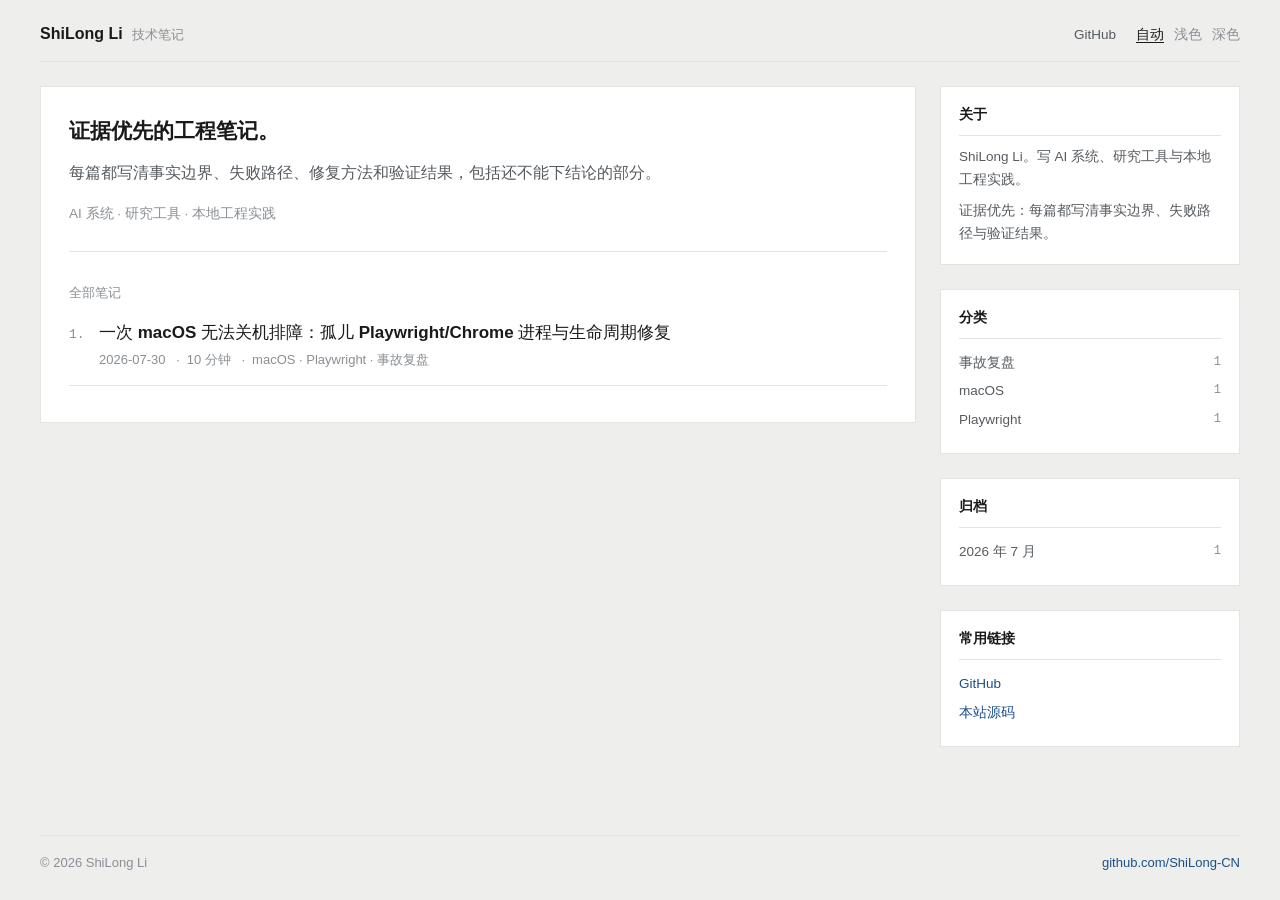
<file: index.html>
<!doctype html>
<html lang="zh-CN">
<head>
  <meta charset="utf-8">
  <meta name="viewport" content="width=device-width, initial-scale=1">
  <title>ShiLong Li · 技术笔记</title>
  <meta name="description" content="关于 AI 系统、研究工具与工程排障的可复现技术笔记。">
  <meta name="theme-color" content="#fdfdfd">
  <script>
    (() => {
      const root = document.documentElement;
      let choice = 'system';
      try {
        const stored = localStorage.getItem('shilong-theme');
        if (stored === 'system' || stored === 'light' || stored === 'dark') choice = stored;
      } catch {}
      root.dataset.themeChoice = choice;
      if (choice === 'light' || choice === 'dark') root.dataset.theme = choice;
      const dark = choice === 'dark' || (choice === 'system' && matchMedia('(prefers-color-scheme: dark)').matches);
      root.style.colorScheme = dark ? 'dark' : 'light';
      document.querySelector('meta[name="theme-color"]').content = dark ? '#0f1113' : '#fdfdfd';
    })();
  </script>
  <link rel="icon" href="./assets/favicon.svg" type="image/svg+xml">
  <link rel="canonical" href="https://shilong-cn.github.io/">
  <meta property="og:type" content="website">
  <meta property="og:title" content="ShiLong Li · 技术笔记">
  <meta property="og:description" content="关于 AI 系统、研究工具与工程排障的可复现技术笔记。">
  <meta property="og:url" content="https://shilong-cn.github.io/">
  <meta property="og:image" content="https://shilong-cn.github.io/assets/macos-shutdown-playwright-chrome.png">
  <meta property="og:image:width" content="1672">
  <meta property="og:image:height" content="941">
  <meta property="og:image:alt" content="一条进程流被孤立节点中断后重新连接的抽象插画">
  <meta name="twitter:card" content="summary">
  <meta name="twitter:image" content="https://shilong-cn.github.io/assets/macos-shutdown-playwright-chrome.png">
  <link rel="stylesheet" href="./assets/styles.css">
  <script src="./assets/theme.js" defer></script>
</head>
<body>
  <a class="skip-link" href="#notes">跳到笔记列表</a>
  <header class="site-header">
    <a class="brand" href="./" aria-current="page">ShiLong Li<span>技术笔记</span></a>
    <div class="header-actions">
      <nav class="site-nav" aria-label="主导航">
        <a href="https://github.com/ShiLong-CN" rel="me">GitHub</a>
      </nav>
      <div class="theme-switcher" role="group" aria-label="显示主题">
        <button type="button" data-theme-value="system" aria-pressed="true">自动</button>
        <button type="button" data-theme-value="light" aria-pressed="false">浅色</button>
        <button type="button" data-theme-value="dark" aria-pressed="false">深色</button>
      </div>
    </div>
  </header>

  <main class="shell">
    <div class="layout">
    <div class="card">
    <section class="intro" aria-label="站点说明">
      <p class="intro-thesis">证据优先的工程笔记。</p>
      <p>每篇都写清事实边界、失败路径、修复方法和验证结果，包括还不能下结论的部分。</p>
      <p class="intro-topics">AI 系统 · 研究工具 · 本地工程实践</p>
    </section>

    <h2 id="notes" class="section-label">全部笔记</h2>
    <ol class="post-list">
      <li class="post-item">
        <h3><a href="./posts/macos-shutdown-playwright-chrome/">一次 macOS 无法关机排障：孤儿 Playwright/Chrome 进程与生命周期修复</a></h3>
        <p class="post-meta">
          <time datetime="2026-07-30">2026-07-30</time>
          <span>10 分钟</span>
          <span class="topic">macOS · Playwright · 事故复盘</span>
        </p>
      </li>
    </ol>
    </div>

    <aside class="sidebar">
      <div class="side-sticky">
      <section class="side-mod">
        <h2>关于</h2>
        <p>ShiLong Li。写 AI 系统、研究工具与本地工程实践。</p>
        <p>证据优先：每篇都写清事实边界、失败路径与验证结果。</p>
      </section>

      <section class="side-mod">
        <h2>分类</h2>
        <ul>
          <li><span>事故复盘</span><span class="count">1</span></li>
          <li><span>macOS</span><span class="count">1</span></li>
          <li><span>Playwright</span><span class="count">1</span></li>
        </ul>
      </section>

      <section class="side-mod">
        <h2>归档</h2>
        <ul>
          <li><span>2026 年 7 月</span><span class="count">1</span></li>
        </ul>
      </section>

      <section class="side-mod">
        <h2>常用链接</h2>
        <ul>
          <li><a href="https://github.com/ShiLong-CN">GitHub</a></li>
          <li><a href="https://github.com/ShiLong-CN/ShiLong-CN.github.io">本站源码</a></li>
        </ul>
      </section>
      </div>
    </aside>
    </div>
  </main>

  <footer class="site-footer">
    <p>© 2026 ShiLong Li</p>
    <p><a href="https://github.com/ShiLong-CN">github.com/ShiLong-CN</a></p>
  </footer>
</body>
</html>
</file>
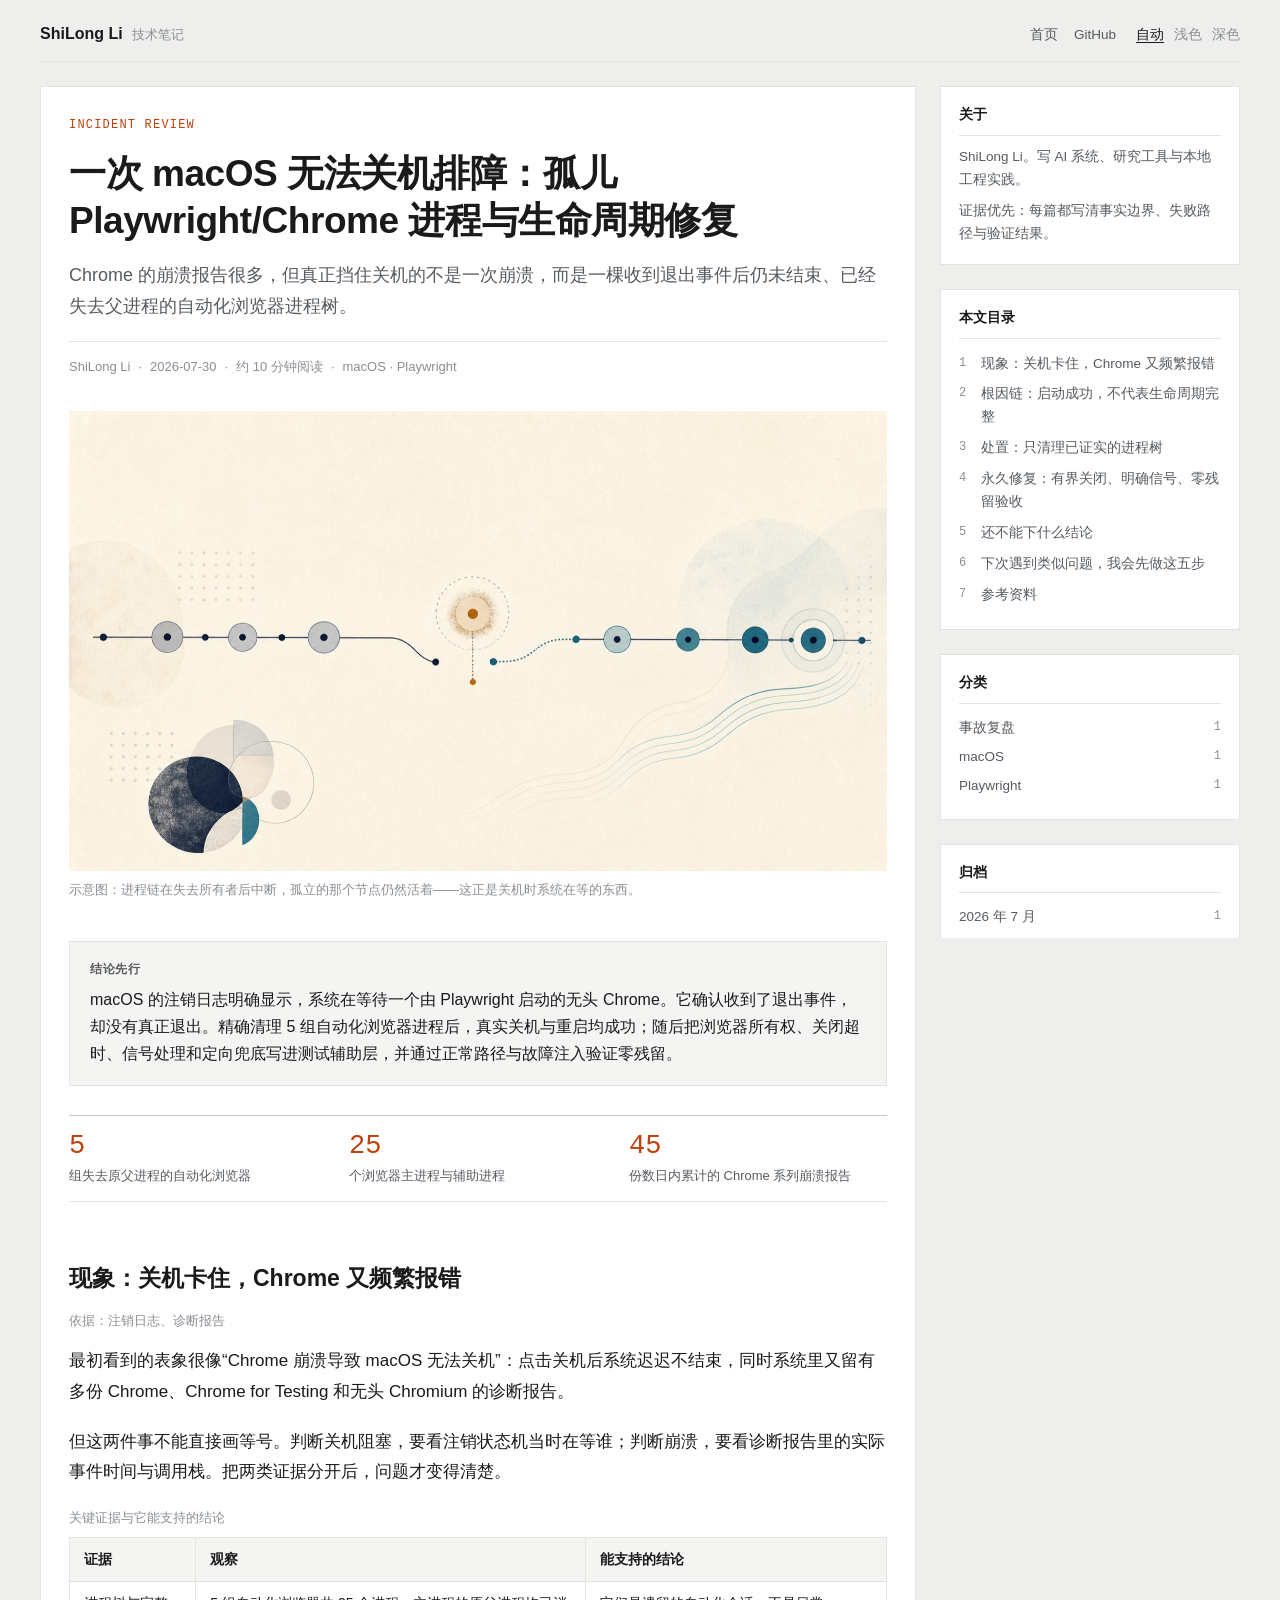
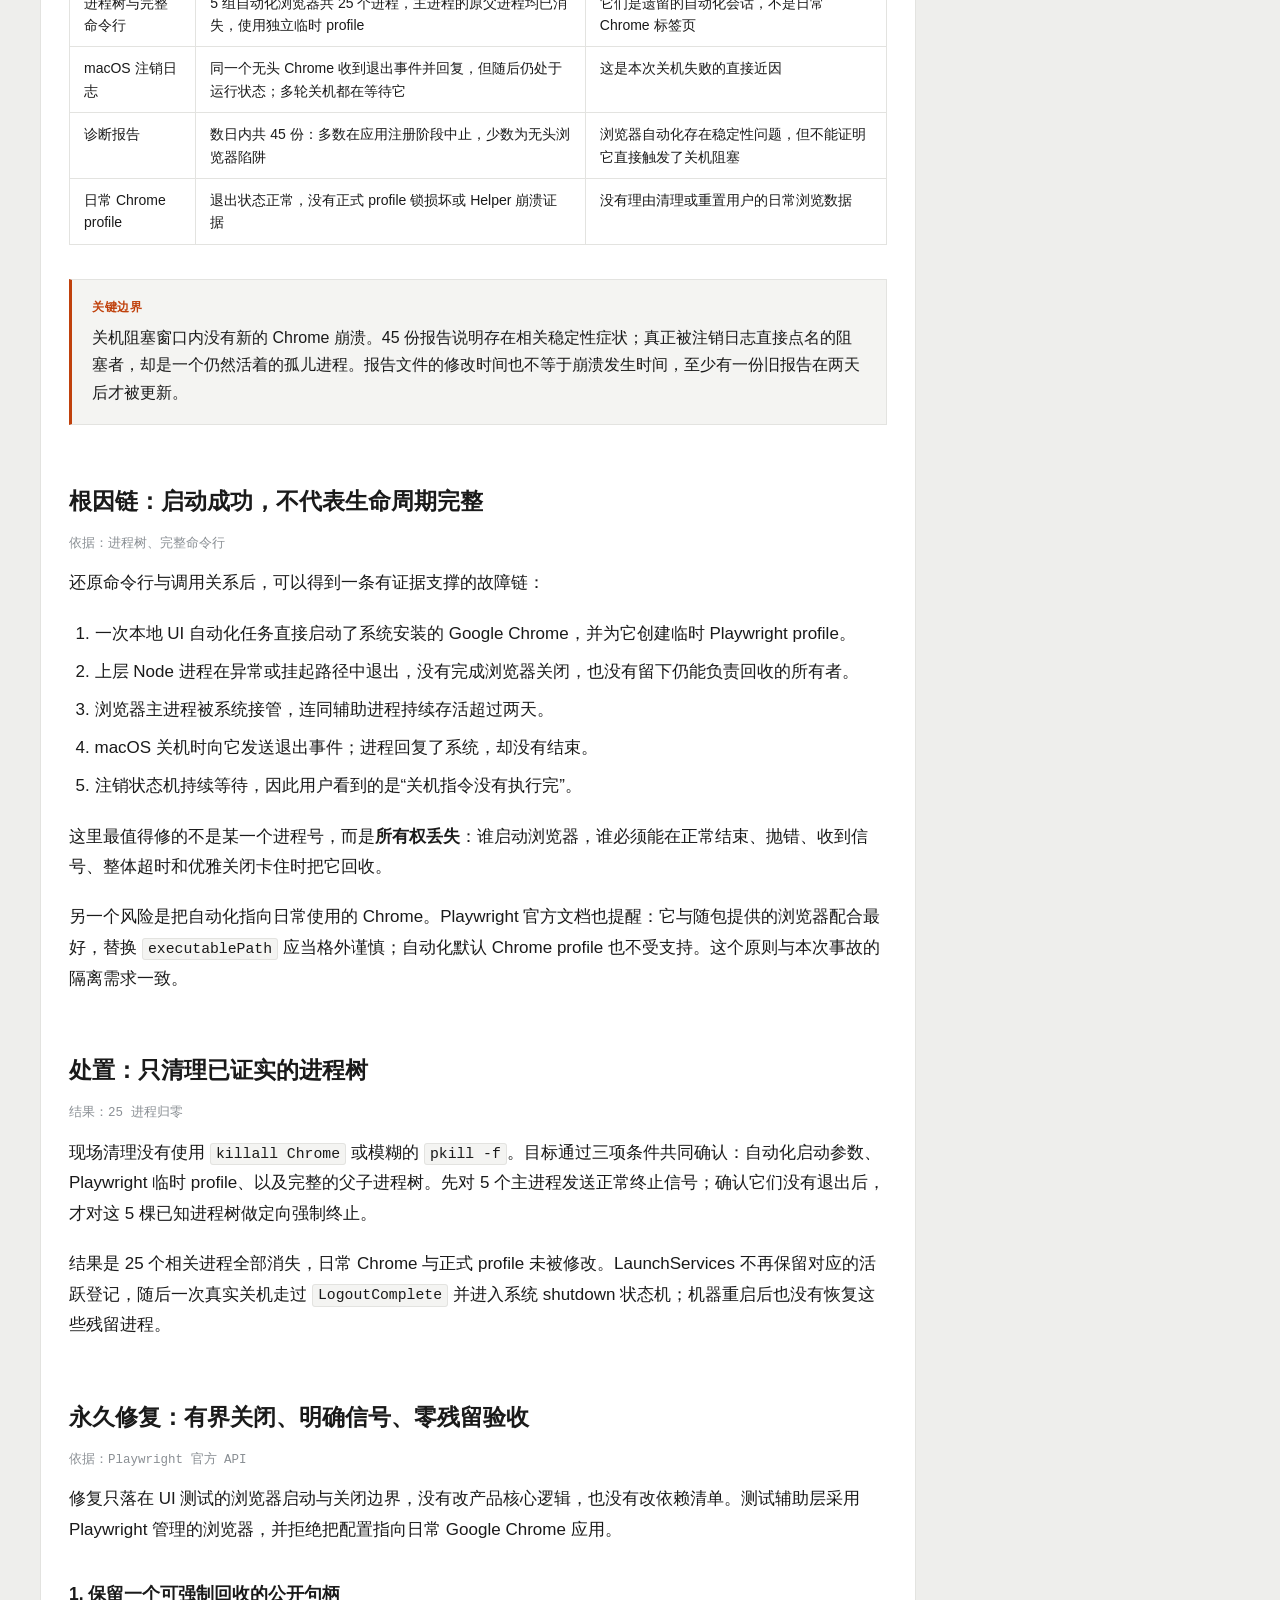
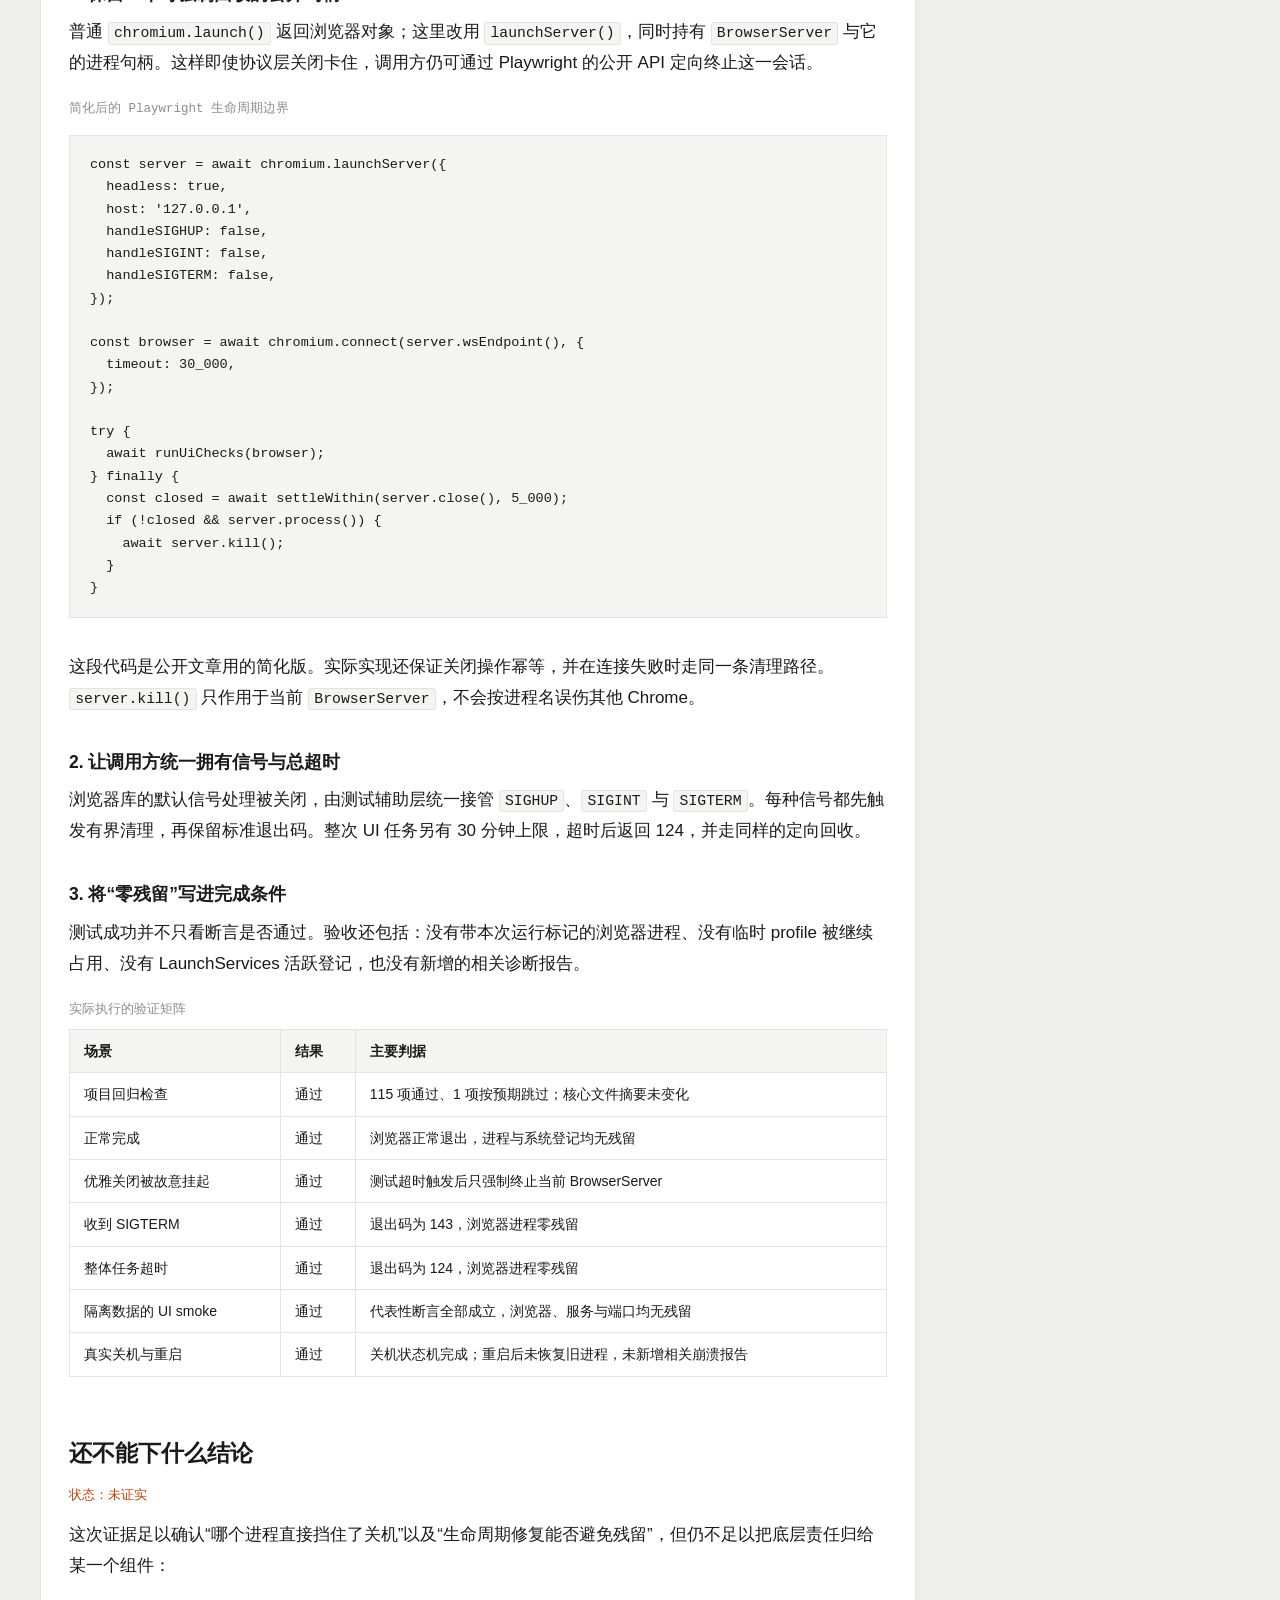
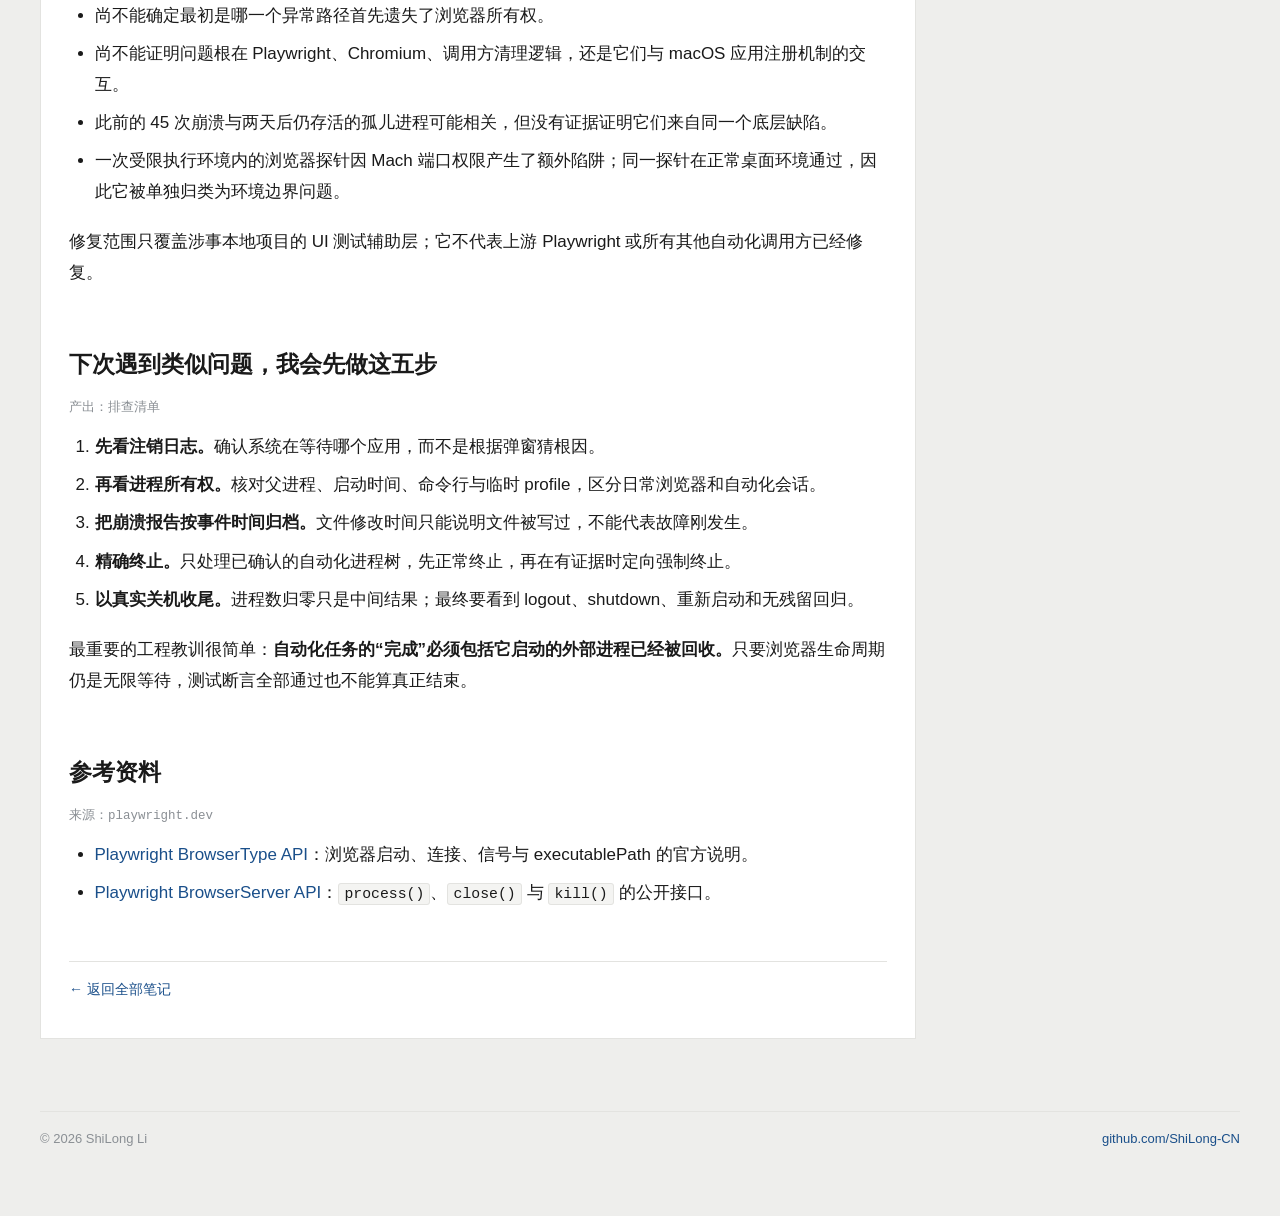
<file: posts/macos-shutdown-playwright-chrome/index.html>
<!doctype html>
<html lang="zh-CN">
<head>
  <meta charset="utf-8">
  <meta name="viewport" content="width=device-width, initial-scale=1">
  <title>一次 macOS 无法关机排障：孤儿 Playwright/Chrome 进程与生命周期修复</title>
  <meta name="description" content="从注销日志、崩溃报告和进程树出发，定位阻塞 macOS 关机的孤儿 Playwright/Chrome 进程，并用有界关闭与故障注入完成修复。">
  <meta name="theme-color" content="#fdfdfd">
  <script>
    (() => {
      const root = document.documentElement;
      let choice = 'system';
      try {
        const stored = localStorage.getItem('shilong-theme');
        if (stored === 'system' || stored === 'light' || stored === 'dark') choice = stored;
      } catch {}
      root.dataset.themeChoice = choice;
      if (choice === 'light' || choice === 'dark') root.dataset.theme = choice;
      const dark = choice === 'dark' || (choice === 'system' && matchMedia('(prefers-color-scheme: dark)').matches);
      root.style.colorScheme = dark ? 'dark' : 'light';
      document.querySelector('meta[name="theme-color"]').content = dark ? '#0f1113' : '#fdfdfd';
    })();
  </script>
  <link rel="icon" href="../../assets/favicon.svg" type="image/svg+xml">
  <link rel="canonical" href="https://shilong-cn.github.io/posts/macos-shutdown-playwright-chrome/">
  <meta property="og:type" content="article">
  <meta property="og:title" content="一次 macOS 无法关机排障：孤儿 Playwright/Chrome 进程与生命周期修复">
  <meta property="og:description" content="区分浏览器崩溃与仍在存活的关机阻塞进程，再用可复现的故障注入验证生命周期修复。">
  <meta property="og:url" content="https://shilong-cn.github.io/posts/macos-shutdown-playwright-chrome/">
  <meta property="og:image" content="https://shilong-cn.github.io/assets/macos-shutdown-playwright-chrome.png">
  <meta property="og:image:width" content="1672">
  <meta property="og:image:height" content="941">
  <meta property="og:image:alt" content="一条进程流被孤立节点中断后重新连接的抽象插画">
  <meta property="article:published_time" content="2026-07-30">
  <meta property="article:author" content="ShiLong Li">
  <meta name="twitter:card" content="summary">
  <meta name="twitter:image" content="https://shilong-cn.github.io/assets/macos-shutdown-playwright-chrome.png">
  <link rel="stylesheet" href="../../assets/styles.css">
  <script type="application/ld+json">
  {
    "@context": "https://schema.org",
    "@type": "BlogPosting",
    "headline": "一次 macOS 无法关机排障：孤儿 Playwright/Chrome 进程与生命周期修复",
    "description": "从注销日志、崩溃报告和进程树出发，定位阻塞 macOS 关机的孤儿 Playwright/Chrome 进程，并用有界关闭与故障注入完成修复。",
    "datePublished": "2026-07-30",
    "dateModified": "2026-07-30",
    "author": {
      "@type": "Person",
      "name": "ShiLong Li",
      "url": "https://github.com/ShiLong-CN"
    },
    "mainEntityOfPage": "https://shilong-cn.github.io/posts/macos-shutdown-playwright-chrome/"
  }
  </script>
  <script src="../../assets/theme.js" defer></script>
</head>
<body>
  <a class="skip-link" href="#article">跳到正文</a>
  <header class="site-header">
    <a class="brand" href="../../">ShiLong Li<span>技术笔记</span></a>
    <div class="header-actions">
      <nav class="site-nav" aria-label="主导航">
        <a href="../../">首页</a>
        <a href="https://github.com/ShiLong-CN" rel="me">GitHub</a>
      </nav>
      <div class="theme-switcher" role="group" aria-label="显示主题">
        <button type="button" data-theme-value="system" aria-pressed="true">自动</button>
        <button type="button" data-theme-value="light" aria-pressed="false">浅色</button>
        <button type="button" data-theme-value="dark" aria-pressed="false">深色</button>
      </div>
    </div>
  </header>

  <main id="article" class="article-shell">
    <div class="layout">
    <div class="card">
    <article>
      <header class="article-header">
        <p class="eyebrow">Incident review</p>
        <h1>一次 macOS 无法关机排障：孤儿 Playwright/Chrome 进程与生命周期修复</h1>
        <p class="article-deck">Chrome 的崩溃报告很多，但真正挡住关机的不是一次崩溃，而是一棵收到退出事件后仍未结束、已经失去父进程的自动化浏览器进程树。</p>
        <div class="article-meta">
          <span>ShiLong Li</span>
          <time datetime="2026-07-30">2026-07-30</time>
          <span>约 10 分钟阅读</span>
          <span>macOS · Playwright</span>
        </div>

        <figure class="article-figure">
          <img src="../../assets/macos-shutdown-playwright-chrome-hero.jpg" width="1600" height="900" alt="抽象插画：一条由圆点串成的进程链在中途断开，一个孤立的橙色节点仍在原地发光，右侧链路重新连成完整的一条。">
          <figcaption>示意图：进程链在失去所有者后中断，孤立的那个节点仍然活着——这正是关机时系统在等的东西。</figcaption>
        </figure>
      </header>

      <div class="article-body">
        <aside class="note" aria-label="结论摘要">
          <b class="note-label">结论先行</b>
          macOS 的注销日志明确显示，系统在等待一个由 Playwright 启动的无头 Chrome。它确认收到了退出事件，却没有真正退出。精确清理 5 组自动化浏览器进程后，真实关机与重启均成功；随后把浏览器所有权、关闭超时、信号处理和定向兜底写进测试辅助层，并通过正常路径与故障注入验证零残留。
        </aside>

        <div class="evidence-strip" aria-label="关键数字">
          <div class="metric"><b>5</b><span>组失去原父进程的自动化浏览器</span></div>
          <div class="metric"><b>25</b><span>个浏览器主进程与辅助进程</span></div>
          <div class="metric"><b>45</b><span>份数日内累计的 Chrome 系列崩溃报告</span></div>
        </div>

        <h2 id="symptom">现象：关机卡住，Chrome 又频繁报错</h2>

        <p class="section-basis">依据：注销日志、诊断报告</p>

        <p>最初看到的表象很像“Chrome 崩溃导致 macOS 无法关机”：点击关机后系统迟迟不结束，同时系统里又留有多份 Chrome、Chrome for Testing 和无头 Chromium 的诊断报告。</p>

        <p>但这两件事不能直接画等号。判断关机阻塞，要看注销状态机当时在等谁；判断崩溃，要看诊断报告里的实际事件时间与调用栈。把两类证据分开后，问题才变得清楚。</p>

        <div class="table-wrap bleed" role="region" aria-label="关键证据表" tabindex="0">
          <table>
            <caption>关键证据与它能支持的结论</caption>
            <thead>
              <tr>
                <th scope="col">证据</th>
                <th scope="col">观察</th>
                <th scope="col">能支持的结论</th>
              </tr>
            </thead>
            <tbody>
              <tr>
                <td>进程树与完整命令行</td>
                <td>5 组自动化浏览器共 25 个进程，主进程的原父进程均已消失，使用独立临时 profile</td>
                <td>它们是遗留的自动化会话，不是日常 Chrome 标签页</td>
              </tr>
              <tr>
                <td>macOS 注销日志</td>
                <td>同一个无头 Chrome 收到退出事件并回复，但随后仍处于运行状态；多轮关机都在等待它</td>
                <td>这是本次关机失败的直接近因</td>
              </tr>
              <tr>
                <td>诊断报告</td>
                <td>数日内共 45 份：多数在应用注册阶段中止，少数为无头浏览器陷阱</td>
                <td>浏览器自动化存在稳定性问题，但不能证明它直接触发了关机阻塞</td>
              </tr>
              <tr>
                <td>日常 Chrome profile</td>
                <td>退出状态正常，没有正式 profile 锁损坏或 Helper 崩溃证据</td>
                <td>没有理由清理或重置用户的日常浏览数据</td>
              </tr>
            </tbody>
          </table>
        </div>

        <aside class="note note-open" aria-label="因果边界">
          <b class="note-label">关键边界</b>
          关机阻塞窗口内没有新的 Chrome 崩溃。45 份报告说明存在相关稳定性症状；真正被注销日志直接点名的阻塞者，却是一个仍然活着的孤儿进程。报告文件的修改时间也不等于崩溃发生时间，至少有一份旧报告在两天后才被更新。
        </aside>

        <h2 id="chain">根因链：启动成功，不代表生命周期完整</h2>

        <p class="section-basis">依据：进程树、完整命令行</p>

        <p>还原命令行与调用关系后，可以得到一条有证据支撑的故障链：</p>

        <ol>
          <li>一次本地 UI 自动化任务直接启动了系统安装的 Google Chrome，并为它创建临时 Playwright profile。</li>
          <li>上层 Node 进程在异常或挂起路径中退出，没有完成浏览器关闭，也没有留下仍能负责回收的所有者。</li>
          <li>浏览器主进程被系统接管，连同辅助进程持续存活超过两天。</li>
          <li>macOS 关机时向它发送退出事件；进程回复了系统，却没有结束。</li>
          <li>注销状态机持续等待，因此用户看到的是“关机指令没有执行完”。</li>
        </ol>

        <p>这里最值得修的不是某一个进程号，而是<strong>所有权丢失</strong>：谁启动浏览器，谁必须能在正常结束、抛错、收到信号、整体超时和优雅关闭卡住时把它回收。</p>

        <p>另一个风险是把自动化指向日常使用的 Chrome。Playwright 官方文档也提醒：它与随包提供的浏览器配合最好，替换 <code>executablePath</code> 应当格外谨慎；自动化默认 Chrome profile 也不受支持。这个原则与本次事故的隔离需求一致。</p>

        <h2 id="cleanup">处置：只清理已证实的进程树</h2>

        <p class="section-basis">结果：25 进程归零</p>

        <p>现场清理没有使用 <code>killall Chrome</code> 或模糊的 <code>pkill -f</code>。目标通过三项条件共同确认：自动化启动参数、Playwright 临时 profile、以及完整的父子进程树。先对 5 个主进程发送正常终止信号；确认它们没有退出后，才对这 5 棵已知进程树做定向强制终止。</p>

        <p>结果是 25 个相关进程全部消失，日常 Chrome 与正式 profile 未被修改。LaunchServices 不再保留对应的活跃登记，随后一次真实关机走过 <code>LogoutComplete</code> 并进入系统 shutdown 状态机；机器重启后也没有恢复这些残留进程。</p>

        <h2 id="fix">永久修复：有界关闭、明确信号、零残留验收</h2>

        <p class="section-basis">依据：Playwright 官方 API</p>

        <p>修复只落在 UI 测试的浏览器启动与关闭边界，没有改产品核心逻辑，也没有改依赖清单。测试辅助层采用 Playwright 管理的浏览器，并拒绝把配置指向日常 Google Chrome 应用。</p>

        <h3>1. 保留一个可强制回收的公开句柄</h3>

        <p>普通 <code>chromium.launch()</code> 返回浏览器对象；这里改用 <code>launchServer()</code>，同时持有 <code>BrowserServer</code> 与它的进程句柄。这样即使协议层关闭卡住，调用方仍可通过 Playwright 的公开 API 定向终止这一会话。</p>

        <div class="code-block">
          <p class="code-label">简化后的 Playwright 生命周期边界</p>
          <pre tabindex="0"><code>const server = await chromium.launchServer({
  headless: true,
  host: '127.0.0.1',
  handleSIGHUP: false,
  handleSIGINT: false,
  handleSIGTERM: false,
});

const browser = await chromium.connect(server.wsEndpoint(), {
  timeout: 30_000,
});

try {
  await runUiChecks(browser);
} finally {
  const closed = await settleWithin(server.close(), 5_000);
  if (!closed &amp;&amp; server.process()) {
    await server.kill();
  }
}</code></pre>
        </div>

        <p>这段代码是公开文章用的简化版。实际实现还保证关闭操作幂等，并在连接失败时走同一条清理路径。<code>server.kill()</code> 只作用于当前 <code>BrowserServer</code>，不会按进程名误伤其他 Chrome。</p>

        <h3>2. 让调用方统一拥有信号与总超时</h3>

        <p>浏览器库的默认信号处理被关闭，由测试辅助层统一接管 <code>SIGHUP</code>、<code>SIGINT</code> 与 <code>SIGTERM</code>。每种信号都先触发有界清理，再保留标准退出码。整次 UI 任务另有 30 分钟上限，超时后返回 124，并走同样的定向回收。</p>

        <h3>3. 将“零残留”写进完成条件</h3>

        <p>测试成功并不只看断言是否通过。验收还包括：没有带本次运行标记的浏览器进程、没有临时 profile 被继续占用、没有 LaunchServices 活跃登记，也没有新增的相关诊断报告。</p>

        <div class="table-wrap bleed" role="region" aria-label="修复验证矩阵" tabindex="0">
          <table>
            <caption>实际执行的验证矩阵</caption>
            <thead>
              <tr>
                <th scope="col">场景</th>
                <th scope="col">结果</th>
                <th scope="col">主要判据</th>
              </tr>
            </thead>
            <tbody>
              <tr>
                <td>项目回归检查</td>
                <td>通过</td>
                <td>115 项通过、1 项按预期跳过；核心文件摘要未变化</td>
              </tr>
              <tr>
                <td>正常完成</td>
                <td>通过</td>
                <td>浏览器正常退出，进程与系统登记均无残留</td>
              </tr>
              <tr>
                <td>优雅关闭被故意挂起</td>
                <td>通过</td>
                <td>测试超时触发后只强制终止当前 BrowserServer</td>
              </tr>
              <tr>
                <td>收到 SIGTERM</td>
                <td>通过</td>
                <td>退出码为 143，浏览器进程零残留</td>
              </tr>
              <tr>
                <td>整体任务超时</td>
                <td>通过</td>
                <td>退出码为 124，浏览器进程零残留</td>
              </tr>
              <tr>
                <td>隔离数据的 UI smoke</td>
                <td>通过</td>
                <td>代表性断言全部成立，浏览器、服务与端口均无残留</td>
              </tr>
              <tr>
                <td>真实关机与重启</td>
                <td>通过</td>
                <td>关机状态机完成；重启后未恢复旧进程，未新增相关崩溃报告</td>
              </tr>
            </tbody>
          </table>
        </div>

        <h2 id="limits">还不能下什么结论</h2>

        <p class="section-basis is-open">状态：未证实</p>

        <p>这次证据足以确认“哪个进程直接挡住了关机”以及“生命周期修复能否避免残留”，但仍不足以把底层责任归给某一个组件：</p>

        <ul>
          <li>尚不能确定最初是哪一个异常路径首先遗失了浏览器所有权。</li>
          <li>尚不能证明问题根在 Playwright、Chromium、调用方清理逻辑，还是它们与 macOS 应用注册机制的交互。</li>
          <li>此前的 45 次崩溃与两天后仍存活的孤儿进程可能相关，但没有证据证明它们来自同一个底层缺陷。</li>
          <li>一次受限执行环境内的浏览器探针因 Mach 端口权限产生了额外陷阱；同一探针在正常桌面环境通过，因此它被单独归类为环境边界问题。</li>
        </ul>

        <p>修复范围只覆盖涉事本地项目的 UI 测试辅助层；它不代表上游 Playwright 或所有其他自动化调用方已经修复。</p>

        <h2 id="checklist">下次遇到类似问题，我会先做这五步</h2>

        <p class="section-basis">产出：排查清单</p>

        <ol>
          <li><strong>先看注销日志。</strong>确认系统在等待哪个应用，而不是根据弹窗猜根因。</li>
          <li><strong>再看进程所有权。</strong>核对父进程、启动时间、命令行与临时 profile，区分日常浏览器和自动化会话。</li>
          <li><strong>把崩溃报告按事件时间归档。</strong>文件修改时间只能说明文件被写过，不能代表故障刚发生。</li>
          <li><strong>精确终止。</strong>只处理已确认的自动化进程树，先正常终止，再在有证据时定向强制终止。</li>
          <li><strong>以真实关机收尾。</strong>进程数归零只是中间结果；最终要看到 logout、shutdown、重新启动和无残留回归。</li>
        </ol>

        <p>最重要的工程教训很简单：<strong>自动化任务的“完成”必须包括它启动的外部进程已经被回收。</strong>只要浏览器生命周期仍是无限等待，测试断言全部通过也不能算真正结束。</p>

        <h2 id="references">参考资料</h2>

        <p class="section-basis">来源：playwright.dev</p>

        <ul>
          <li><a href="https://playwright.dev/docs/api/class-browsertype">Playwright BrowserType API</a>：浏览器启动、连接、信号与 executablePath 的官方说明。</li>
          <li><a href="https://playwright.dev/docs/api/class-browserserver">Playwright BrowserServer API</a>：<code>process()</code>、<code>close()</code> 与 <code>kill()</code> 的公开接口。</li>
        </ul>
      </div>

      <nav class="article-nav" aria-label="文章导航">
        <a href="../../">← 返回全部笔记</a>
      </nav>
    </article>
    </div>

    <aside class="sidebar">
      <div class="side-sticky">
      <section class="side-mod">
        <h2>关于</h2>
        <p>ShiLong Li。写 AI 系统、研究工具与本地工程实践。</p>
        <p>证据优先：每篇都写清事实边界、失败路径与验证结果。</p>
      </section>

      <nav class="side-mod side-toc" aria-label="本文目录">
        <h2>本文目录</h2>
        <ol>
          <li><a href="#symptom">现象：关机卡住，Chrome 又频繁报错</a></li>
          <li><a href="#chain">根因链：启动成功，不代表生命周期完整</a></li>
          <li><a href="#cleanup">处置：只清理已证实的进程树</a></li>
          <li><a href="#fix">永久修复：有界关闭、明确信号、零残留验收</a></li>
          <li><a href="#limits">还不能下什么结论</a></li>
          <li><a href="#checklist">下次遇到类似问题，我会先做这五步</a></li>
          <li><a href="#references">参考资料</a></li>
        </ol>
      </nav>

      <section class="side-mod">
        <h2>分类</h2>
        <ul>
          <li><span>事故复盘</span><span class="count">1</span></li>
          <li><span>macOS</span><span class="count">1</span></li>
          <li><span>Playwright</span><span class="count">1</span></li>
        </ul>
      </section>

      <section class="side-mod">
        <h2>归档</h2>
        <ul>
          <li><span>2026 年 7 月</span><span class="count">1</span></li>
        </ul>
      </section>

      <section class="side-mod">
        <h2>常用链接</h2>
        <ul>
          <li><a href="https://github.com/ShiLong-CN">GitHub</a></li>
          <li><a href="https://github.com/ShiLong-CN/ShiLong-CN.github.io">本站源码</a></li>
        </ul>
      </section>
      </div>
    </aside>
    </div>
  </main>

  <footer class="site-footer">
    <p>© 2026 ShiLong Li</p>
    <p><a href="https://github.com/ShiLong-CN">github.com/ShiLong-CN</a></p>
  </footer>
</body>
</html>
</file>
<file: assets/styles.css>
/* ==========================================================================
   ShiLong Li · Technical Notes
   One centred column. No ornament. Tables, code and figures carry the weight.
   ========================================================================== */

:root {
  color-scheme: light;

  --page: #eeeeec;
  --paper: #ffffff;
  --surface: #f4f4f2;
  --ink: #1a1a1a;
  --ink-2: #565b60;
  --ink-3: #8a8f94;
  --rule: #e3e3e0;
  --rule-strong: #c7c7c3;
  --link: #1a4f8a;
  --ember: #c0410c;
  --selection: #dbe6f3;

  /* Frame 1200 = card 876 + gap 24 + sidebar 300. Card padding 28 leaves an
     820px measure, which is where cnblogs lands too (measured 818). */
  --frame: 1200px;
  --side: 300px;
  --gap: 24px;
  --pad: 28px;
  --measure: 820px;

  --sans: -apple-system, BlinkMacSystemFont, "Segoe UI", "PingFang SC",
    "Hiragino Sans GB", "Microsoft YaHei", Roboto, "Helvetica Neue", Arial,
    sans-serif;
  --mono: ui-monospace, SFMono-Regular, "SF Mono", Menlo, Consolas,
    "Liberation Mono", monospace;
}

:root[data-theme="dark"] {
  color-scheme: dark;

  --page: #0b0d0f;
  --paper: #131619;
  --surface: #1c2024;
  --ink: #e6e6e3;
  --ink-2: #9aa0a6;
  --ink-3: #71777d;
  --rule: #26292d;
  --rule-strong: #3a3e43;
  --link: #6ba4e8;
  --ember: #e07a45;
  --selection: #23384f;
}

@media (prefers-color-scheme: dark) {
  :root:not([data-theme]) {
    color-scheme: dark;

    --page: #0b0d0f;
    --paper: #131619;
    --surface: #1c2024;
    --ink: #e6e6e3;
    --ink-2: #9aa0a6;
    --ink-3: #71777d;
    --rule: #26292d;
    --rule-strong: #3a3e43;
    --link: #6ba4e8;
    --ember: #e07a45;
    --selection: #23384f;
  }
}

*,
*::before,
*::after {
  box-sizing: border-box;
}

html {
  background: var(--page);
  scroll-behavior: smooth;
}

body {
  min-height: 100vh;
  margin: 0;
  display: flex;
  flex-direction: column;
  background: var(--page);
  color: var(--ink);
  font-family: var(--sans);
  font-size: 16px;
  line-height: 1.7;
  -webkit-font-smoothing: antialiased;
  overflow-wrap: break-word;
}

::selection {
  background: var(--selection);
}

main {
  flex: 1;
}

a {
  color: var(--link);
  text-decoration: none;
}

a:hover {
  text-decoration: underline;
  text-underline-offset: 2px;
}

:focus-visible {
  outline: 2px solid var(--link);
  outline-offset: 3px;
}

.skip-link {
  position: fixed;
  top: 10px;
  left: 10px;
  z-index: 10;
  padding: 7px 11px;
  background: var(--paper);
  border: 1px solid var(--ink);
  color: var(--ink);
  font-size: 13px;
  transform: translateY(-180%);
}

.skip-link:focus {
  transform: translateY(0);
}

/* --- shell -------------------------------------------------------------- */

.site-header,
.site-footer,
.shell,
.article-shell {
  width: min(calc(100% - 48px), var(--frame));
  margin-right: auto;
  margin-left: auto;
}

.site-header {
  display: flex;
  align-items: baseline;
  justify-content: space-between;
  gap: 12px 24px;
  flex-wrap: wrap;
  padding: 20px 0 14px;
  border-bottom: 1px solid var(--rule);
}

.brand {
  color: var(--ink);
  font-size: 16px;
  font-weight: 650;
}

.brand:hover {
  text-decoration: none;
}

.brand span {
  margin-left: 9px;
  color: var(--ink-3);
  font-size: 13px;
  font-weight: 400;
}

.header-actions {
  display: flex;
  align-items: baseline;
  gap: 20px;
}

.site-nav {
  display: flex;
  gap: 16px;
  font-size: 13.5px;
}

.site-nav a {
  color: var(--ink-2);
}

.site-nav a:hover {
  color: var(--link);
  text-decoration: none;
}

.theme-switcher {
  display: none;
}

[data-theme-enabled] .theme-switcher {
  display: inline-flex;
  gap: 10px;
}

.theme-switcher button {
  padding: 0;
  background: none;
  border: 0;
  color: var(--ink-3);
  cursor: pointer;
  font: inherit;
  font-size: 13.5px;
}

.theme-switcher button:hover {
  color: var(--ink-2);
}

.theme-switcher button[aria-pressed="true"] {
  color: var(--ink);
  text-decoration: underline;
  text-underline-offset: 3px;
}

/* --- index -------------------------------------------------------------- */

.shell,
.article-shell {
  margin-bottom: 40px;
}

/* --- card + sidebar ----------------------------------------------------- */

.layout {
  display: grid;
  grid-template-columns: minmax(0, 1fr) var(--side);
  gap: var(--gap);
  align-items: start;
  margin-top: 24px;
}

.card {
  min-width: 0;
  padding: var(--pad) var(--pad) 36px;
  background: var(--paper);
  border: 1px solid var(--rule);
}

/* Bounded, or a sidebar taller than the viewport strands its last module. */
.side-sticky {
  position: sticky;
  top: 24px;
  display: flex;
  flex-direction: column;
  gap: var(--gap);
  max-height: calc(100vh - 48px);
  overflow-y: auto;
  scrollbar-width: thin;
}

.side-mod {
  padding: 16px 18px 18px;
  background: var(--paper);
  border: 1px solid var(--rule);
  font-size: 13.5px;
  line-height: 1.7;
}

.side-mod h2 {
  margin: 0 0 10px;
  padding-bottom: 8px;
  border-bottom: 1px solid var(--rule);
  color: var(--ink);
  font-size: 14px;
  font-weight: 650;
}

.side-mod p {
  margin: 0 0 8px;
  color: var(--ink-2);
}

.side-mod p:last-child {
  margin-bottom: 0;
}

.side-mod ul,
.side-mod ol {
  margin: 0;
  padding: 0;
  list-style: none;
}

.side-mod li {
  display: flex;
  justify-content: space-between;
  gap: 10px;
  padding: 3px 0;
  color: var(--ink-2);
}

.side-mod li .count {
  color: var(--ink-3);
  font-family: var(--mono);
  font-size: 12px;
}

/* Sidebar table of contents: numbers come from the article's own order. */
.side-toc ol {
  counter-reset: toc;
}

.side-toc li {
  display: list-item;
  padding: 4px 0 4px 22px;
  position: relative;
  counter-increment: toc;
}

.side-toc li::before {
  content: counter(toc);
  position: absolute;
  left: 0;
  color: var(--ink-3);
  font-family: var(--mono);
  font-size: 12px;
}

.side-toc a {
  color: var(--ink-2);
}

.side-toc a:hover {
  color: var(--link);
}

.intro {
  padding: 0 0 26px;
  border-bottom: 1px solid var(--rule);
}

.intro > * {
  max-width: var(--measure);
}

.intro p {
  margin: 0;
  color: var(--ink-2);
  font-size: 15.5px;
  line-height: 1.75;
}

.intro p.intro-thesis {
  margin-bottom: 12px;
  color: var(--ink);
  font-size: 21px;
  font-weight: 650;
  line-height: 1.5;
}

.intro p.intro-topics {
  margin-top: 16px;
  color: var(--ink-3);
  font-size: 13.5px;
}

.section-label {
  margin: 30px 0 0;
  color: var(--ink-3);
  font-size: 13px;
  font-weight: 400;
}

.post-list {
  margin: 0;
  padding: 0;
  counter-reset: note;
  list-style: none;
}

.post-item {
  display: grid;
  grid-template-columns: 30px minmax(0, 1fr);
  align-items: baseline;
  padding: 15px 0;
  border-bottom: 1px solid var(--rule);
  counter-increment: note;
}

.post-item::before {
  content: counter(note) ".";
  grid-column: 1;
  grid-row: 1;
  color: var(--ink-3);
  font-family: var(--mono);
  font-size: 13px;
  font-variant-numeric: tabular-nums;
}

.post-item h3 {
  grid-column: 2;
  margin: 0;
  font-size: 17px;
  font-weight: 550;
  line-height: 1.5;
}

.post-item h3 a {
  color: var(--ink);
}

.post-item h3 a:hover {
  color: var(--link);
}

.post-meta {
  grid-column: 2;
  margin: 4px 0 0;
  color: var(--ink-3);
  font-size: 13px;
  line-height: 1.6;
}

.post-meta > * + *::before {
  content: "·";
  margin: 0 7px;
}

/* --- article header ----------------------------------------------------- */

.article-shell {
  margin-bottom: 72px;
}

.eyebrow {
  margin: 0;
  color: var(--ember);
  font-family: var(--mono);
  font-size: 12px;
  letter-spacing: 0.1em;
  text-transform: uppercase;
}

.article-header {
  padding: 0;
}

.article-header h1 {
  max-width: 20em;
  margin: 14px 0 0;
  color: var(--ink);
  font-size: clamp(27px, 3.6vw, 37px);
  font-weight: 700;
  letter-spacing: -0.012em;
  line-height: 1.28;
}

.article-deck {
  max-width: var(--measure);
  margin: 16px 0 0;
  color: var(--ink-2);
  font-size: 18px;
  line-height: 1.7;
}

.article-meta {
  display: flex;
  flex-wrap: wrap;
  margin-top: 20px;
  padding-top: 14px;
  border-top: 1px solid var(--rule);
  color: var(--ink-3);
  font-size: 13px;
}

.article-meta > * + *::before {
  content: "·";
  margin: 0 8px;
}

/* Capped to the reading measure: at frame width the 16:9 hero eats the fold. */
.article-figure {
  max-width: var(--measure);
  margin: 32px 0 0;
}

.article-figure img {
  display: block;
  width: 100%;
  height: auto;
  background: var(--surface);
}

/* The illustration is painted on cream stock; it glares on a dark page. */
:root[data-theme="dark"] .article-figure img {
  filter: brightness(0.82) saturate(0.9);
}

@media (prefers-color-scheme: dark) {
  :root:not([data-theme]) .article-figure img {
    filter: brightness(0.82) saturate(0.9);
  }
}

.article-figure figcaption,
.figure-caption {
  margin-top: 9px;
  color: var(--ink-3);
  font-size: 13px;
  line-height: 1.6;
}

/* --- article body ------------------------------------------------------- */

/* Everything in the body is capped at the reading measure; the wide blocks
   opt back out to the full frame. */
.article-body {
  margin-top: 40px;
  font-size: 17px;
  line-height: 1.8;
}

.article-body > * {
  max-width: var(--measure);
}

.article-body p,
.article-body ul,
.article-body ol {
  margin: 0 0 1.15em;
}

.article-body ul,
.article-body ol {
  padding-left: 1.5em;
}

.article-body li + li {
  margin-top: 0.45em;
}

.article-body strong {
  font-weight: 650;
}

.article-body h2 {
  margin: 2.6em 0 0.7em;
  color: var(--ink);
  font-size: 23px;
  font-weight: 650;
  line-height: 1.45;
  scroll-margin-top: 20px;
}

.article-body h3 {
  margin: 2em 0 0.6em;
  color: var(--ink);
  font-size: 17.5px;
  font-weight: 650;
  line-height: 1.5;
}

/* What the section rests on. Information, so it sits in the flow. */
.section-basis {
  margin: -0.35em 0 1.3em;
  color: var(--ink-3);
  font-family: var(--mono);
  font-size: 12.5px;
  line-height: 1.6;
}

.section-basis.is-open {
  color: var(--ember);
}

/* --- callouts ----------------------------------------------------------- */

.note {
  margin: 0 0 1.8em;
  padding: 18px 20px;
  border: 1px solid var(--rule);
  background: var(--surface);
  font-size: 16px;
  line-height: 1.7;
}

.note-open {
  margin: 2em 0;
  border-left: 3px solid var(--ember);
}

.note-label {
  display: block;
  margin-bottom: 6px;
  color: var(--ink-2);
  font-family: var(--mono);
  font-size: 12px;
  letter-spacing: 0.06em;
}

.note-open .note-label {
  color: var(--ember);
}

.evidence-strip {
  display: grid;
  grid-template-columns: repeat(3, minmax(0, 1fr));
  gap: 22px;
  margin: 0 0 2em;
  padding: 16px 0;
  border-top: 1px solid var(--rule-strong);
  border-bottom: 1px solid var(--rule);
}

.metric b {
  display: block;
  color: var(--ember);
  font-family: var(--mono);
  font-size: 27px;
  font-weight: 500;
  line-height: 1.1;
}

.metric span {
  display: block;
  margin-top: 4px;
  color: var(--ink-2);
  font-size: 13px;
  line-height: 1.5;
}

/* --- code, tables ------------------------------------------------------- */

code {
  padding: 0.15em 0.35em;
  background: var(--surface);
  border: 1px solid var(--rule);
  border-radius: 3px;
  font-family: var(--mono);
  font-size: 0.87em;
}

.article-body > .bleed,
.article-body > .code-block {
  max-width: none;
}

.code-block {
  margin-bottom: 2em;
}

.code-label {
  margin: 0 0 7px;
  color: var(--ink-3);
  font-family: var(--mono);
  font-size: 12.5px;
}

pre {
  margin: 0;
  padding: 18px 20px;
  overflow-x: auto;
  background: var(--surface);
  border: 1px solid var(--rule);
  color: var(--ink);
  font-size: 13.5px;
  line-height: 1.65;
  overflow-wrap: normal;
  tab-size: 2;
}

pre code {
  padding: 0;
  background: none;
  border: 0;
  border-radius: 0;
  font-size: inherit;
}

.table-wrap {
  margin: 0 0 2em;
  overflow-x: auto;
}

table {
  width: 100%;
  min-width: 560px;
  border-collapse: collapse;
  font-size: 14px;
  line-height: 1.6;
}

caption {
  padding-bottom: 9px;
  color: var(--ink-3);
  font-size: 13px;
  text-align: left;
}

th,
td {
  padding: 10px 14px;
  border: 1px solid var(--rule);
  text-align: left;
  vertical-align: top;
}

thead th {
  background: var(--surface);
  color: var(--ink);
  font-weight: 650;
}

/* --- article footer, site footer ---------------------------------------- */

.article-nav {
  margin-top: 52px;
  padding-top: 16px;
  border-top: 1px solid var(--rule);
  font-size: 14px;
}

.site-footer {
  display: flex;
  justify-content: space-between;
  gap: 10px 24px;
  flex-wrap: wrap;
  padding: 16px 0 26px;
  border-top: 1px solid var(--rule);
  color: var(--ink-3);
  font-size: 13px;
}

.site-footer p {
  margin: 0;
}

/* --- 404 ---------------------------------------------------------------- */

.notice {
  padding: 40px 0 60px;
}

.notice h1 {
  margin: 14px 0 12px;
  font-size: 28px;
  font-weight: 700;
  line-height: 1.3;
}

.notice p:not(.eyebrow) {
  margin: 0 0 12px;
  color: var(--ink-2);
}

/* --- responsive --------------------------------------------------------- */

/* Sidebar drops below the article once the frame can no longer hold both. */
@media (max-width: 1000px) {
  .layout {
    grid-template-columns: minmax(0, 1fr);
  }

  .side-sticky {
    position: static;
  }
}

@media (max-width: 620px) {
  body {
    font-size: 15.5px;
  }

  .site-header,
  .site-footer,
  .shell,
  .article-shell {
    width: calc(100% - 36px);
  }

  .header-actions {
    width: 100%;
    justify-content: space-between;
    gap: 12px;
  }

  .article-header {
    padding-top: 32px;
  }

  .article-deck {
    font-size: 16.5px;
  }

  .article-body {
    margin-top: 32px;
    font-size: 16px;
  }

  .article-body h2 {
    font-size: 20px;
  }

  .evidence-strip {
    grid-template-columns: 1fr;
    gap: 14px;
    padding: 14px 0;
  }

  .metric b {
    font-size: 24px;
  }

  .notice {
    padding: 52px 0 76px;
  }
}

@media (prefers-reduced-motion: reduce) {
  html {
    scroll-behavior: auto;
  }

}

@media print {
  .site-header,
  .site-footer,
  .article-nav,
  .skip-link,
  .theme-switcher,
  .sidebar {
    display: none;
  }

  .article-shell,
  .article-body,
  .article-body > * {
    width: 100%;
    max-width: none;
  }

  body {
    color: #000000;
    font-size: 11pt;
  }

  a {
    color: #000000;
  }

  pre,
  .table-wrap {
    break-inside: avoid;
  }
}
</file>
